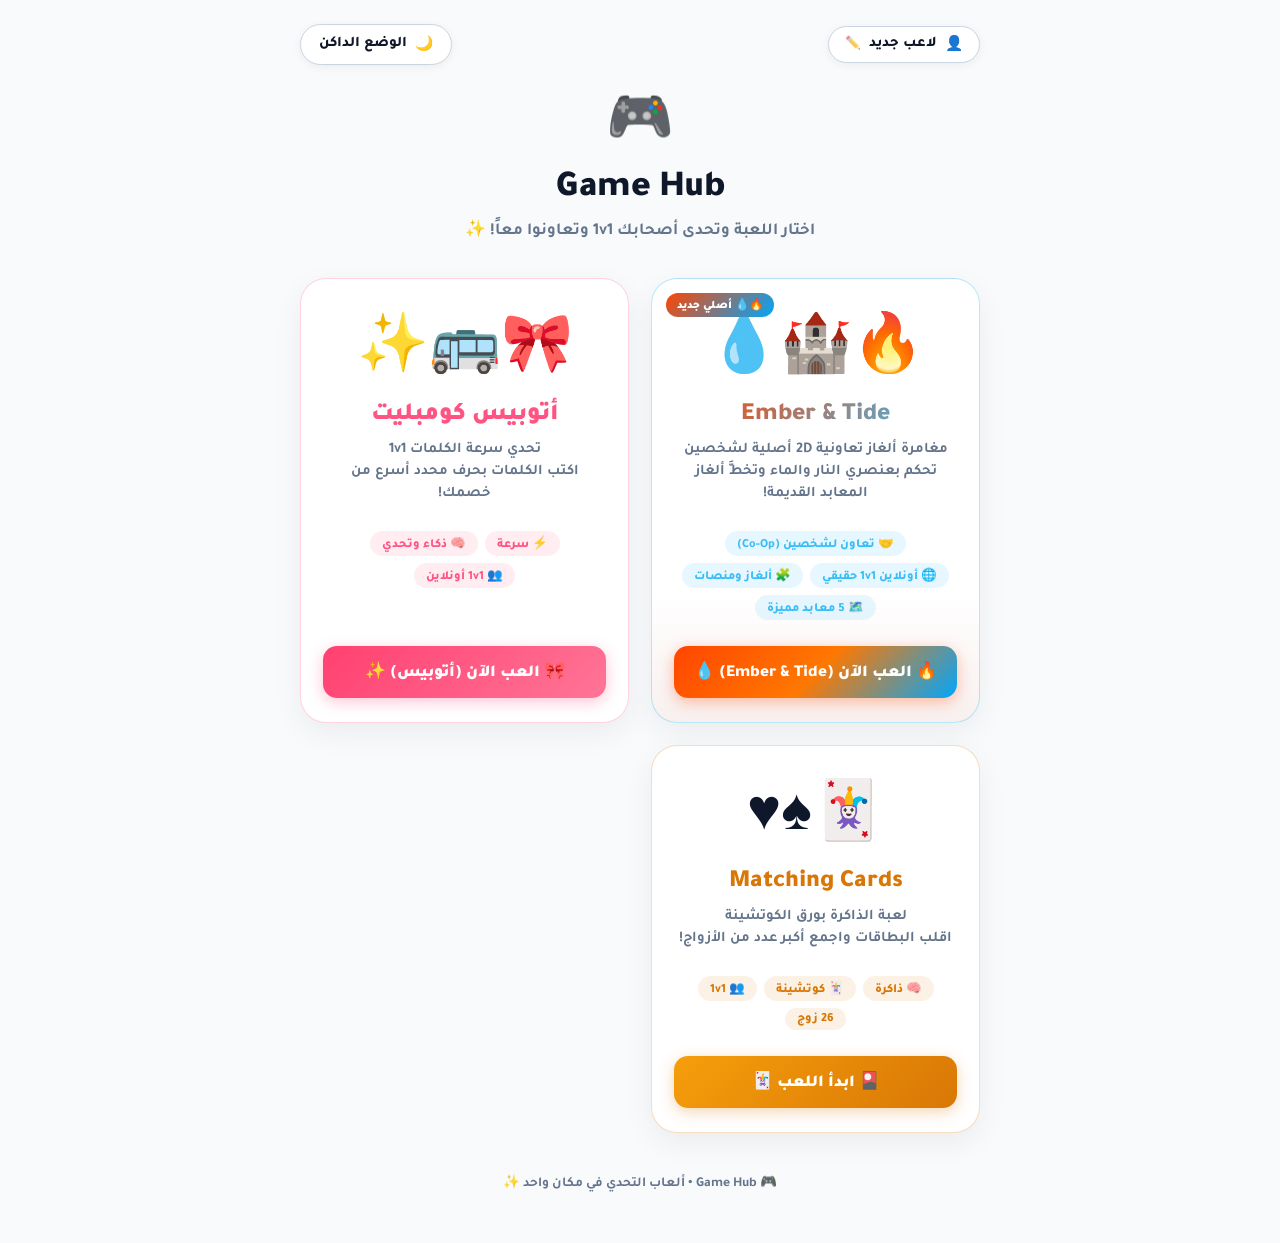
<file: index.html>
<!DOCTYPE html>
<html lang="ar" dir="rtl" data-theme="light">
<head>
  <meta charset="UTF-8">
  <meta name="viewport" content="width=device-width, initial-scale=1.0">
  <title>🎮 Game Hub - الألعاب</title>
  <link rel="preconnect" href="https://fonts.googleapis.com">
  <link href="https://fonts.googleapis.com/css2?family=Tajawal:wght@400;700;800;900&display=swap" rel="stylesheet">
  <style>
    * { margin:0; padding:0; box-sizing:border-box; font-family:'Tajawal', sans-serif; }

    /* ── Light Mode (الافتراضي) ── */
    :root, [data-theme="light"] {
      --hub-bg: #f8fafc;
      --hub-card-bg: #ffffff;
      --hub-text: #0f172a;
      --hub-sub: #64748b;
      --hub-border: #e2e8f0;
      --hub-shadow: 0 10px 30px rgba(0,0,0,0.06);
      --hub-toggle-bg: #ffffff;
      --hub-toggle-border: #cbd5e1;
      --hub-toggle-text: #0f172a;
    }

    /* ── Dark Mode ── */
    [data-theme="dark"] {
      --hub-bg: #0b131e;
      --hub-card-bg: #152232;
      --hub-text: #f8fafc;
      --hub-sub: #94a3b8;
      --hub-border: #233549;
      --hub-shadow: 0 14px 40px rgba(0,0,0,0.4);
      --hub-toggle-bg: #1e293b;
      --hub-toggle-border: #334155;
      --hub-toggle-text: #f8fafc;
    }

    body {
      min-height: 100vh;
      background: var(--hub-bg);
      color: var(--hub-text);
      display: flex;
      flex-direction: column;
      align-items: center;
      padding: 24px 16px 50px;
      transition: background 0.3s ease, color 0.3s ease;
    }

    /* ── شريط علوي للثيم والبروفايل ── */
    .hub-topbar {
      width: 100%;
      max-width: 680px;
      display: flex;
      justify-content: space-between;
      align-items: center;
      margin-bottom: 20px;
      gap: 12px;
    }

    .user-profile-pill {
      display: inline-flex;
      align-items: center;
      gap: 8px;
      padding: 7px 16px;
      border-radius: 999px;
      background: var(--hub-toggle-bg);
      border: 1.5px solid var(--hub-toggle-border);
      color: var(--hub-toggle-text);
      font-size: 0.92rem;
      font-weight: 800;
      box-shadow: 0 2px 10px rgba(0,0,0,0.06);
      cursor: pointer;
      transition: all 0.2s ease;
    }
    .user-profile-pill:hover {
      transform: translateY(-2px);
      border-color: #38bdf8;
    }
    .user-profile-pill .edit-icon {
      font-size: 0.8rem;
      opacity: 0.7;
    }

    .theme-toggle-btn {
      display: inline-flex;
      align-items: center;
      gap: 8px;
      padding: 9px 18px;
      border-radius: 999px;
      background: var(--hub-toggle-bg);
      border: 1.5px solid var(--hub-toggle-border);
      color: var(--hub-toggle-text);
      font-size: 0.92rem;
      font-weight: 800;
      cursor: pointer;
      box-shadow: 0 2px 10px rgba(0,0,0,0.06);
      transition: all 0.2s ease;
    }
    .theme-toggle-btn:hover {
      transform: translateY(-2px);
    }

    /* ── نافذة إدخال الاسم المودال ── */
    .name-modal-overlay {
      position: fixed;
      top: 0;
      left: 0;
      width: 100%;
      height: 100%;
      background: rgba(11, 19, 30, 0.75);
      backdrop-filter: blur(8px);
      -webkit-backdrop-filter: blur(8px);
      display: flex;
      align-items: center;
      justify-content: center;
      padding: 20px;
      z-index: 9999;
      opacity: 0;
      pointer-events: none;
      transition: opacity 0.3s ease;
    }
    .name-modal-overlay.active {
      opacity: 1;
      pointer-events: auto;
    }

    .name-modal-box {
      background: var(--hub-card-bg);
      border: 2px solid var(--hub-border);
      border-radius: 28px;
      padding: 36px 28px;
      max-width: 440px;
      width: 100%;
      text-align: center;
      box-shadow: 0 20px 50px rgba(0,0,0,0.3);
      transform: scale(0.9);
      transition: transform 0.3s cubic-bezier(0.34, 1.56, 0.64, 1);
    }
    .name-modal-overlay.active .name-modal-box {
      transform: scale(1);
    }

    .name-modal-icon {
      font-size: 3.5rem;
      margin-bottom: 12px;
      display: inline-block;
      animation: popLogo 0.5s cubic-bezier(0.34, 1.56, 0.64, 1);
    }

    .name-modal-title {
      font-size: 1.6rem;
      font-weight: 900;
      margin-bottom: 8px;
      color: var(--hub-text);
    }

    .name-modal-desc {
      font-size: 0.95rem;
      color: var(--hub-sub);
      font-weight: 600;
      margin-bottom: 24px;
      line-height: 1.5;
    }

    .name-modal-input {
      width: 100%;
      padding: 14px 18px;
      border-radius: 16px;
      border: 2px solid var(--hub-border);
      background: var(--hub-bg);
      color: var(--hub-text);
      font-size: 1.1rem;
      font-weight: 800;
      text-align: center;
      outline: none;
      transition: border-color 0.2s;
      margin-bottom: 18px;
    }
    .name-modal-input:focus {
      border-color: #38bdf8;
    }

    .name-modal-btn {
      width: 100%;
      padding: 14px;
      border-radius: 16px;
      background: linear-gradient(135deg, #ff4500, #ff7800, #00a6fb);
      color: white;
      font-size: 1.1rem;
      font-weight: 900;
      border: none;
      cursor: pointer;
      box-shadow: 0 6px 20px rgba(255, 69, 0, 0.35);
      transition: transform 0.2s, box-shadow 0.2s;
    }
    .name-modal-btn:hover {
      transform: translateY(-2px);
      box-shadow: 0 8px 25px rgba(255, 69, 0, 0.45);
    }

    /* ── هيدر المركز ── */
    .hub-header {
      text-align: center;
      margin-bottom: 36px;
    }

    .hub-logo {
      font-size: 3.4rem;
      margin-bottom: 8px;
      display: inline-block;
      animation: popLogo 0.6s cubic-bezier(0.34, 1.56, 0.64, 1);
    }
    @keyframes popLogo {
      0% { transform: scale(0.4); opacity: 0; }
      100% { transform: scale(1); opacity: 1; }
    }

    .hub-header h1 {
      font-size: 2.3rem;
      font-weight: 900;
      letter-spacing: -0.5px;
    }

    .hub-header p {
      color: var(--hub-sub);
      font-size: 1.05rem;
      font-weight: 600;
      margin-top: 6px;
    }

    /* ── شبكة الألعاب ── */
    .games-grid {
      display: grid;
      grid-template-columns: repeat(auto-fit, minmax(280px, 1fr));
      gap: 22px;
      width: 100%;
      max-width: 680px;
    }

    /* كارت اللعبة */
    .game-card {
      background: var(--hub-card-bg);
      border: 1.5px solid var(--hub-border);
      border-radius: 26px;
      overflow: hidden;
      cursor: pointer;
      text-decoration: none;
      color: inherit;
      display: flex;
      flex-direction: column;
      box-shadow: var(--hub-shadow);
      transition: transform 0.25s ease, box-shadow 0.25s ease;
      position: relative;
    }

    .game-card:hover {
      transform: translateY(-6px);
      box-shadow: 0 16px 36px rgba(0,0,0,0.14);
    }

    /* كارت أتوبيس كومبليت */
    .game-card.pink-theme {
      border-color: rgba(255, 84, 131, 0.25);
    }
    .game-card.pink-theme:hover {
      border-color: #ff5483;
    }

    /* كارت Matching Cards */
    .game-card.gold-theme {
      border-color: rgba(217, 119, 6, 0.25);
    }
    .game-card.gold-theme:hover {
      border-color: #f59e0b;
    }

    /* كارت Ember & Tide Elemental Co-Op */
    .game-card.elemental-theme {
      border-color: rgba(56, 189, 248, 0.35);
      background: linear-gradient(180deg, var(--hub-card-bg) 70%, rgba(255, 69, 0, 0.05));
    }
    .game-card.elemental-theme:hover {
      border-color: #38bdf8;
      box-shadow: 0 16px 36px rgba(56, 189, 248, 0.2);
    }
    .elemental-theme .card-title {
      background: linear-gradient(135deg, #ff4500, #38bdf8);
      -webkit-background-clip: text;
      -webkit-text-fill-color: transparent;
    }
    .elemental-theme .tag {
      background: rgba(56, 189, 248, 0.12);
      color: #38bdf8;
    }
    .elemental-theme .play-btn {
      background: linear-gradient(135deg, #ff4500, #ff7800, #00a6fb);
      box-shadow: 0 4px 15px rgba(255, 69, 0, 0.35);
    }

    .card-hero {
      padding: 30px 22px 16px;
      text-align: center;
    }

    .card-emoji {
      font-size: 3.6rem;
      display: block;
      margin-bottom: 12px;
    }

    .card-title {
      font-size: 1.55rem;
      font-weight: 900;
      margin-bottom: 8px;
    }
    .pink-theme .card-title { color: #ff5483; }
    .gold-theme .card-title { color: #d97706; }

    .card-desc {
      font-size: 0.92rem;
      color: var(--hub-sub);
      font-weight: 600;
      line-height: 1.5;
    }

    .card-tags {
      padding: 10px 22px;
      display: flex;
      flex-wrap: wrap;
      gap: 7px;
      justify-content: center;
    }

    .tag {
      border-radius: 999px;
      padding: 4px 12px;
      font-size: 0.78rem;
      font-weight: 800;
    }
    .pink-theme .tag {
      background: rgba(255, 84, 131, 0.1);
      color: #ff5483;
    }
    .gold-theme .tag {
      background: rgba(217, 119, 6, 0.1);
      color: #d97706;
    }

    .card-footer {
      padding: 16px 22px 24px;
      margin-top: auto;
    }

    .play-btn {
      display: flex;
      align-items: center;
      justify-content: center;
      gap: 8px;
      width: 100%;
      padding: 14px;
      border-radius: 14px;
      font-size: 1.05rem;
      font-weight: 900;
      border: none;
      cursor: pointer;
      color: white;
    }
    .pink-theme .play-btn {
      background: linear-gradient(135deg, #ff4071, #ff7597);
      box-shadow: 0 4px 15px rgba(255, 64, 113, 0.3);
    }
    .gold-theme .play-btn {
      background: linear-gradient(135deg, #f59e0b, #d97706);
      box-shadow: 0 4px 15px rgba(217, 119, 6, 0.3);
    }

    .badge-new {
      position: absolute;
      top: 14px;
      left: 14px;
      background: linear-gradient(135deg, #ff4500, #00a6fb);
      color: white;
      font-size: 0.72rem;
      font-weight: 900;
      padding: 4px 11px;
      border-radius: 999px;
    }

    .hub-footer {
      margin-top: 40px;
      text-align: center;
      color: var(--hub-sub);
      font-size: 0.85rem;
      font-weight: 700;
    }
  </style>
</head>
<body>

  <!-- ── شريط علوي للثيم والبروفايل ── -->
  <div class="hub-topbar">
    <div id="user-profile-pill" class="user-profile-pill" title="اضغط لتغيير اسمك">
      <span>👤</span>
      <span id="header-user-name">لاعب جديد</span>
      <span class="edit-icon">✏️</span>
    </div>

    <button id="theme-toggle-btn" class="theme-toggle-btn">
      <span id="theme-icon">🌙</span>
      <span id="theme-text">الوضع الداكن</span>
    </button>
  </div>

  <!-- ── نافذة إدخال الاسم لأول مرة أو التعديل ── -->
  <div id="name-modal" class="name-modal-overlay">
    <div class="name-modal-box">
      <div class="name-modal-icon">🎮✨</div>
      <h2 class="name-modal-title">مرحباً بك في Game Hub!</h2>
      <p class="name-modal-desc">أدخل اسمك أو لقبك المفضل لربطه مع شخصيتك في جميع الألعاب والمباريات أونلاين</p>
      <input type="text" id="modal-name-input" class="name-modal-input" placeholder="اكتب اسمك هنا (مثال: أحمد، سارة...)" maxlength="16" autocomplete="off" />
      <button id="modal-name-submit" class="name-modal-btn">🚀 حفظ وبدء اللعب ✨</button>
    </div>
  </div>

  <div class="hub-header">
    <div class="hub-logo">🎮</div>
    <h1>Game Hub</h1>
    <p>اختار اللعبة وتحدى أصحابك 1v1 وتعاونوا معاً! ✨</p>
  </div>

  <div class="games-grid">

    <!-- لعبة Ember & Tide (جديدة كلياً) -->
    <a href="ember-tide/index.html" class="game-card elemental-theme" data-game-link>
      <div class="badge-new">🔥💧 أصلي جديد</div>
      <div class="card-hero">
        <span class="card-emoji">🔥🏰💧</span>
        <h2 class="card-title">Ember & Tide</h2>
        <p class="card-desc">مغامرة ألغاز تعاونية 2D أصلية لشخصين<br>تحكم بعنصري النار والماء وتخطَّ ألغاز المعابد القديمة!</p>
      </div>
      <div class="card-tags">
        <span class="tag">🤝 تعاون لشخصين (Co-Op)</span>
        <span class="tag">🌐 أونلاين 1v1 حقيقي</span>
        <span class="tag">🧩 ألغاز ومنصات</span>
        <span class="tag">🗺️ 5 معابد مميزة</span>
      </div>
      <div class="card-footer">
        <span class="play-btn">🔥 العب الآن (Ember & Tide) 💧</span>
      </div>
    </a>

    <!-- لعبة أتوبيس كومبليت -->
    <a href="autobus/index.html" class="game-card pink-theme" data-game-link>
      <div class="card-hero">
        <span class="card-emoji">🎀🚌✨</span>
        <h2 class="card-title">أتوبيس كومبليت</h2>
        <p class="card-desc">تحدي سرعة الكلمات 1v1<br>اكتب الكلمات بحرف محدد أسرع من خصمك!</p>
      </div>
      <div class="card-tags">
        <span class="tag">⚡ سرعة</span>
        <span class="tag">🧠 ذكاء وتحدي</span>
        <span class="tag">👥 1v1 أونلاين</span>
      </div>
      <div class="card-footer">
        <span class="play-btn">🎀 العب الآن (أتوبيس) ✨</span>
      </div>
    </a>

    <!-- لعبة Matching Cards -->
    <a href="matching/index.html" class="game-card gold-theme" data-game-link>
      <div class="card-hero">
        <span class="card-emoji">🃏♠️♥️</span>
        <h2 class="card-title">Matching Cards</h2>
        <p class="card-desc">لعبة الذاكرة بورق الكوتشينة<br>اقلب البطاقات واجمع أكبر عدد من الأزواج!</p>
      </div>
      <div class="card-tags">
        <span class="tag">🧠 ذاكرة</span>
        <span class="tag">🃏 كوتشينة</span>
        <span class="tag">👥 1v1</span>
        <span class="tag">26 زوج</span>
      </div>
      <div class="card-footer">
        <button class="play-btn" type="button">🎴 ابدأ اللعب 🃏</button>
      </div>
    </a>

  </div>

  <div class="hub-footer">
    🎮 Game Hub • ألعاب التحدي في مكان واحد ✨
  </div>

  <!-- سكربت حفظ وتطبيق الثيم والاسم الشامل عبر جميع الألعاب -->
  <script>
    const btn = document.getElementById('theme-toggle-btn');
    const icon = document.getElementById('theme-icon');
    const text = document.getElementById('theme-text');
    const html = document.documentElement;

    const nameModal = document.getElementById('name-modal');
    const nameInput = document.getElementById('modal-name-input');
    const nameSubmit = document.getElementById('modal-name-submit');
    const userPill = document.getElementById('user-profile-pill');
    const headerUserName = document.getElementById('header-user-name');

    let pendingNavigationUrl = null;

    function setTheme(mode) {
      html.setAttribute('data-theme', mode);
      try { localStorage.setItem('global_game_theme', mode); } catch(e){}
      if (mode === 'dark') {
        icon.textContent = '☀️';
        text.textContent = 'الوضع الفاتح';
      } else {
        icon.textContent = '🌙';
        text.textContent = 'الوضع الداكن';
      }
    }

    // جلب الثيم المحفوظ
    const savedTheme = localStorage.getItem('global_game_theme') || 'light';
    setTheme(savedTheme);

    btn.addEventListener('click', () => {
      const current = html.getAttribute('data-theme') || 'light';
      setTheme(current === 'dark' ? 'light' : 'dark');
    });

    // إدارة اسم اللاعب الموحد
    function getStoredName() {
      return localStorage.getItem('agy_user_name') || localStorage.getItem('ember_tide_player_name') || '';
    }

    function saveGlobalName(name) {
      const clean = (name || '').trim().substring(0, 16);
      if (clean) {
        localStorage.setItem('agy_user_name', clean);
        localStorage.setItem('ember_tide_player_name', clean);
        updateProfileDisplay(clean);
      }
      return clean;
    }

    function updateProfileDisplay(name) {
      if (name) {
        headerUserName.textContent = name;
      } else {
        headerUserName.textContent = 'لاعب جديد';
      }
    }

    function openNameModal(forUrl = null) {
      pendingNavigationUrl = forUrl;
      const current = getStoredName();
      nameInput.value = current || '';
      nameModal.classList.add('active');
      setTimeout(() => nameInput.focus(), 150);
    }

    function closeNameModal() {
      nameModal.classList.remove('active');
    }

    nameModal.addEventListener('click', (e) => {
      if (e.target === nameModal) {
        closeNameModal();
        if (pendingNavigationUrl) {
          window.location.href = pendingNavigationUrl;
        }
      }
    });

    nameSubmit.addEventListener('click', () => {
      let val = nameInput.value.trim();
      if (!val) {
        val = 'لاعب_' + Math.floor(100 + Math.random() * 900);
      }
      saveGlobalName(val);
      closeNameModal();
      if (pendingNavigationUrl) {
        window.location.href = pendingNavigationUrl;
      }
    });

    nameInput.addEventListener('keydown', (e) => {
      if (e.key === 'Enter') {
        nameSubmit.click();
      } else if (e.key === 'Escape') {
        closeNameModal();
      }
    });

    userPill.addEventListener('click', () => {
      openNameModal(null);
    });

    // اعتراض ضغطات كروت الألعاب للتأكد من وجود اسم
    document.querySelectorAll('[data-game-link]').forEach(card => {
      card.addEventListener('click', (e) => {
        const name = getStoredName();
        if (!name) {
          e.preventDefault();
          openNameModal(card.getAttribute('href'));
        }
      });
    });

    // عند فتح الصفحة لأول مرة
    const initialName = getStoredName();
    if (initialName) {
      updateProfileDisplay(initialName);
    }
  </script>
</body>
</html>
</file>
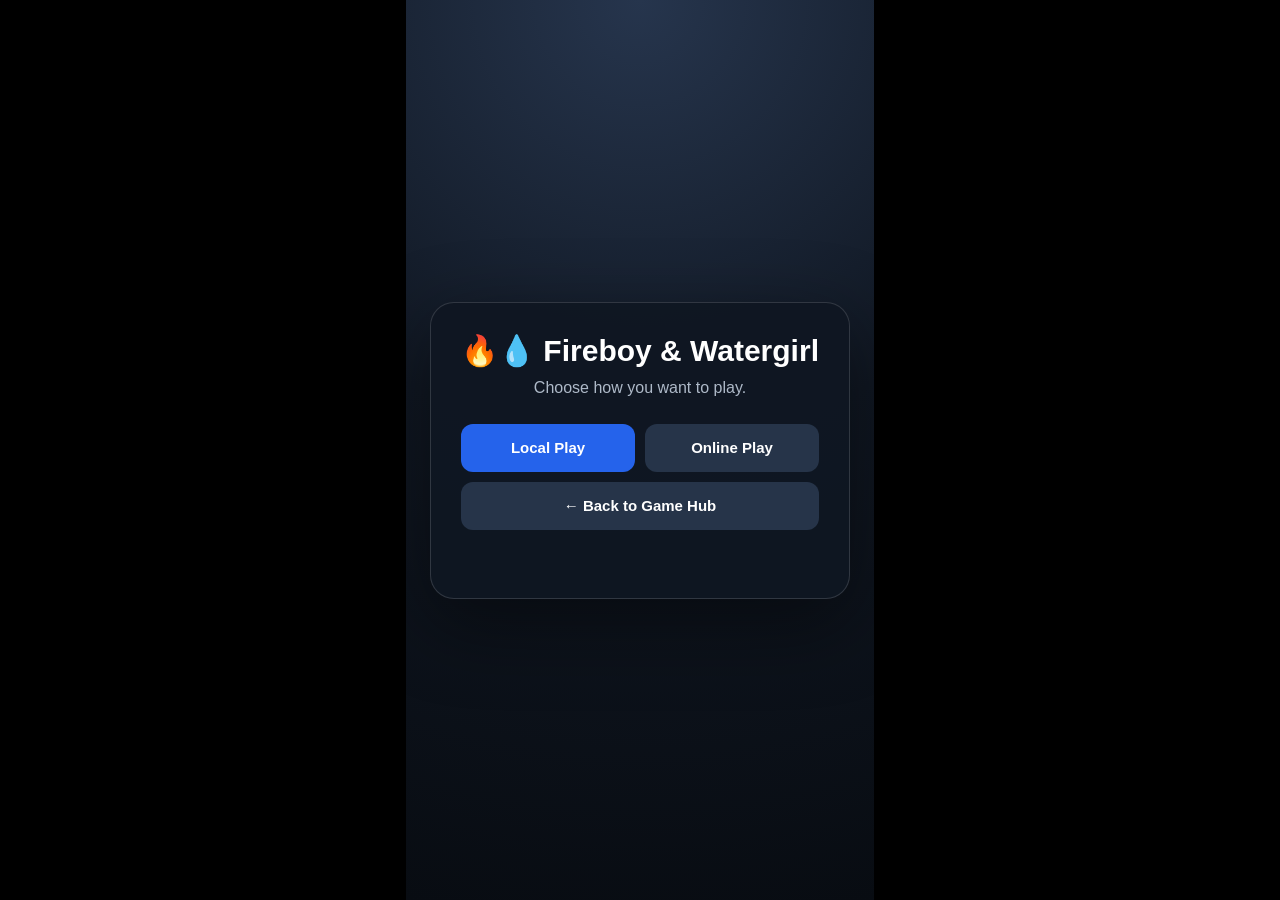
<file: Fireboy-Watergirl/index.html>
<!DOCTYPE html>
<html lang="en">
    <head>
        <meta charset="UTF-8" />
        <meta name="viewport" content="width=device-width, initial-scale=1.0" />
        <title>Fireboy & Watergirl</title>
        <link rel="stylesheet" href="./res/css/style.css" />
        <link rel="icon" href="./res/img/logo.png">
        <style>
            * { box-sizing: border-box; }
            body { margin: 0; min-height: 100vh; }
            #canvas.hidden { display: none; }
            .hidden { display: none !important; }
            #mode-menu, #room-lobby { min-height: 100vh; display:flex; align-items:center; justify-content:center; padding:24px; background:radial-gradient(circle at top,#26354d 0%,#101722 48%,#080c12 100%); color:#fff; font-family:Arial,sans-serif; }
            .room-card { width:min(460px,100%); padding:30px; border:1px solid rgba(255,255,255,.14); border-radius:24px; background:rgba(15,23,35,.94); box-shadow:0 24px 80px rgba(0,0,0,.45); text-align:center; }
            .room-card h1 { margin:0 0 8px; font-size:30px; }
            .room-card p { margin:0 0 24px; color:#aeb9c8; line-height:1.5; }
            .room-input { width:100%; height:48px; margin-bottom:12px; padding:0 15px; border:1px solid #344258; border-radius:12px; outline:none; background:#0b111b; color:#fff; font-size:16px; }
            .room-actions { display:grid; grid-template-columns:1fr 1fr; gap:10px; }
            .room-btn { height:48px; border:0; border-radius:12px; cursor:pointer; color:#fff; font-weight:700; font-size:15px; background:#2563eb; text-decoration:none; display:flex; align-items:center; justify-content:center; }
            .room-btn.secondary { background:#263449; }
            .room-btn:disabled { opacity:.45; cursor:not-allowed; }
            .room-message { min-height:22px; margin-top:16px; color:#aeb9c8; font-size:14px; }
            .room-message.error { color:#ff7d7d; }
            .room-message.success { color:#79e6a2; }
            .room-code-box { margin:20px 0; padding:18px; border-radius:16px; background:#0a1019; border:1px solid #29364a; }
            #room-code { display:block; margin:4px 0; font-size:36px; letter-spacing:8px; }
            .players { display:grid; grid-template-columns:1fr 1fr; gap:10px; margin-bottom:14px; }
            .player-slot { padding:14px 8px; border-radius:14px; background:#151f2e; }
            .player-slot small { display:block; color:#8290a4; margin-bottom:6px; }
            .player-slot strong { display:block; overflow:hidden; text-overflow:ellipsis; white-space:nowrap; }
            .room-wait-actions { display:grid; grid-template-columns:1fr 1fr; gap:10px; }
            .hub-link { width:100%; margin-top:10px; }
            @media (max-width:520px) { .room-actions,.room-wait-actions,.players { grid-template-columns:1fr; } .room-card { padding:22px; } }
        </style>
    </head>
    <body>
        <section id="mode-menu">
            <div class="room-card">
                <h1>🔥💧 Fireboy & Watergirl</h1>
                <p>Choose how you want to play.</p>
                <div class="room-actions">
                    <button id="local-play" type="button" class="room-btn">Local Play</button>
                    <button id="online-play" type="button" class="room-btn secondary">Online Play</button>
                </div>
                <a class="room-btn secondary hub-link" href="../index.html">← Back to Game Hub</a>
                <div id="mode-message" class="room-message"></div>
            </div>
        </section>

        <section id="room-lobby" class="hidden">
            <div class="room-card">
                <div id="room-setup">
                    <h1>Online Room</h1>
                    <p>Create a room or join your friend's room with a code.</p>
                    <input id="player-name" class="room-input" maxlength="24" placeholder="Your name" autocomplete="nickname" />
                    <input id="room-code-input" class="room-input" maxlength="6" inputmode="numeric" placeholder="Room code" />
                    <div class="room-actions">
                        <button id="create-room" type="button" class="room-btn">Create Room</button>
                        <button id="join-room" type="button" class="room-btn secondary">Join Room</button>
                    </div>
                    <button id="back-mode" type="button" class="room-btn secondary hub-link">Back</button>
                    <a class="room-btn secondary hub-link" href="../index.html">← Game Hub</a>
                    <div id="room-message-setup" class="room-message">Create a room or enter a room code.</div>
                </div>
                <div id="room-waiting" class="hidden">
                    <h1>Online Room</h1>
                    <p>Share the room code with your friend.</p>
                    <div class="room-code-box"><small>ROOM CODE</small><strong id="room-code">----</strong><small id="room-role">Host</small></div>
                    <div class="players">
                        <div class="player-slot"><small>🔥 Fireboy</small><strong id="host-name">Waiting...</strong></div>
                        <div class="player-slot"><small>💧 Watergirl</small><strong id="guest-name">Waiting for player...</strong></div>
                    </div>
                    <div class="room-wait-actions"><button id="copy-room" type="button" class="room-btn secondary">Copy Invite</button><button id="start-game" type="button" class="room-btn" disabled>Start Game</button></div>
                    <button id="leave-room" type="button" class="room-btn secondary hub-link">Leave Room</button>
                    <a class="room-btn secondary hub-link" href="../index.html">← Game Hub</a>
                    <div id="room-message-waiting" class="room-message"></div>
                </div>
            </div>
        </section>

        <canvas id="canvas" class="hidden"></canvas>

        <script src="./res/js/main.js" type="module"></script>
    </body>
</html>
</file>
<file: Fireboy-Watergirl/res/css/style.css>
@import url("https://fonts.googleapis.com/css2?family=Cinzel");

:root {
    --game-width: 1404;
    --game-height: 1044;
    --game-ratio: 1.3448275862;
}

html,
body {
    width: 100%;
    height: 100%;
    margin: 0;
    padding: 0;
    overflow: hidden;
}

body {
    background-color: black;
    display: flex;
    justify-content: center;
    align-items: center;
}

#canvas {
    display: block;
    width: min(100vw, calc(100vh * var(--game-ratio)));
    height: auto;
    aspect-ratio: 1404 / 1044;
    max-width: 100vw;
    max-height: 100vh;
    object-fit: contain;
    flex: 0 0 auto;
}

@media (max-aspect-ratio: 1404/1044) {
    #canvas {
        width: 100vw;
        height: auto;
    }
}

@media (min-aspect-ratio: 1404/1044) {
    #canvas {
        width: auto;
        height: 100vh;
    }
}
</file>
